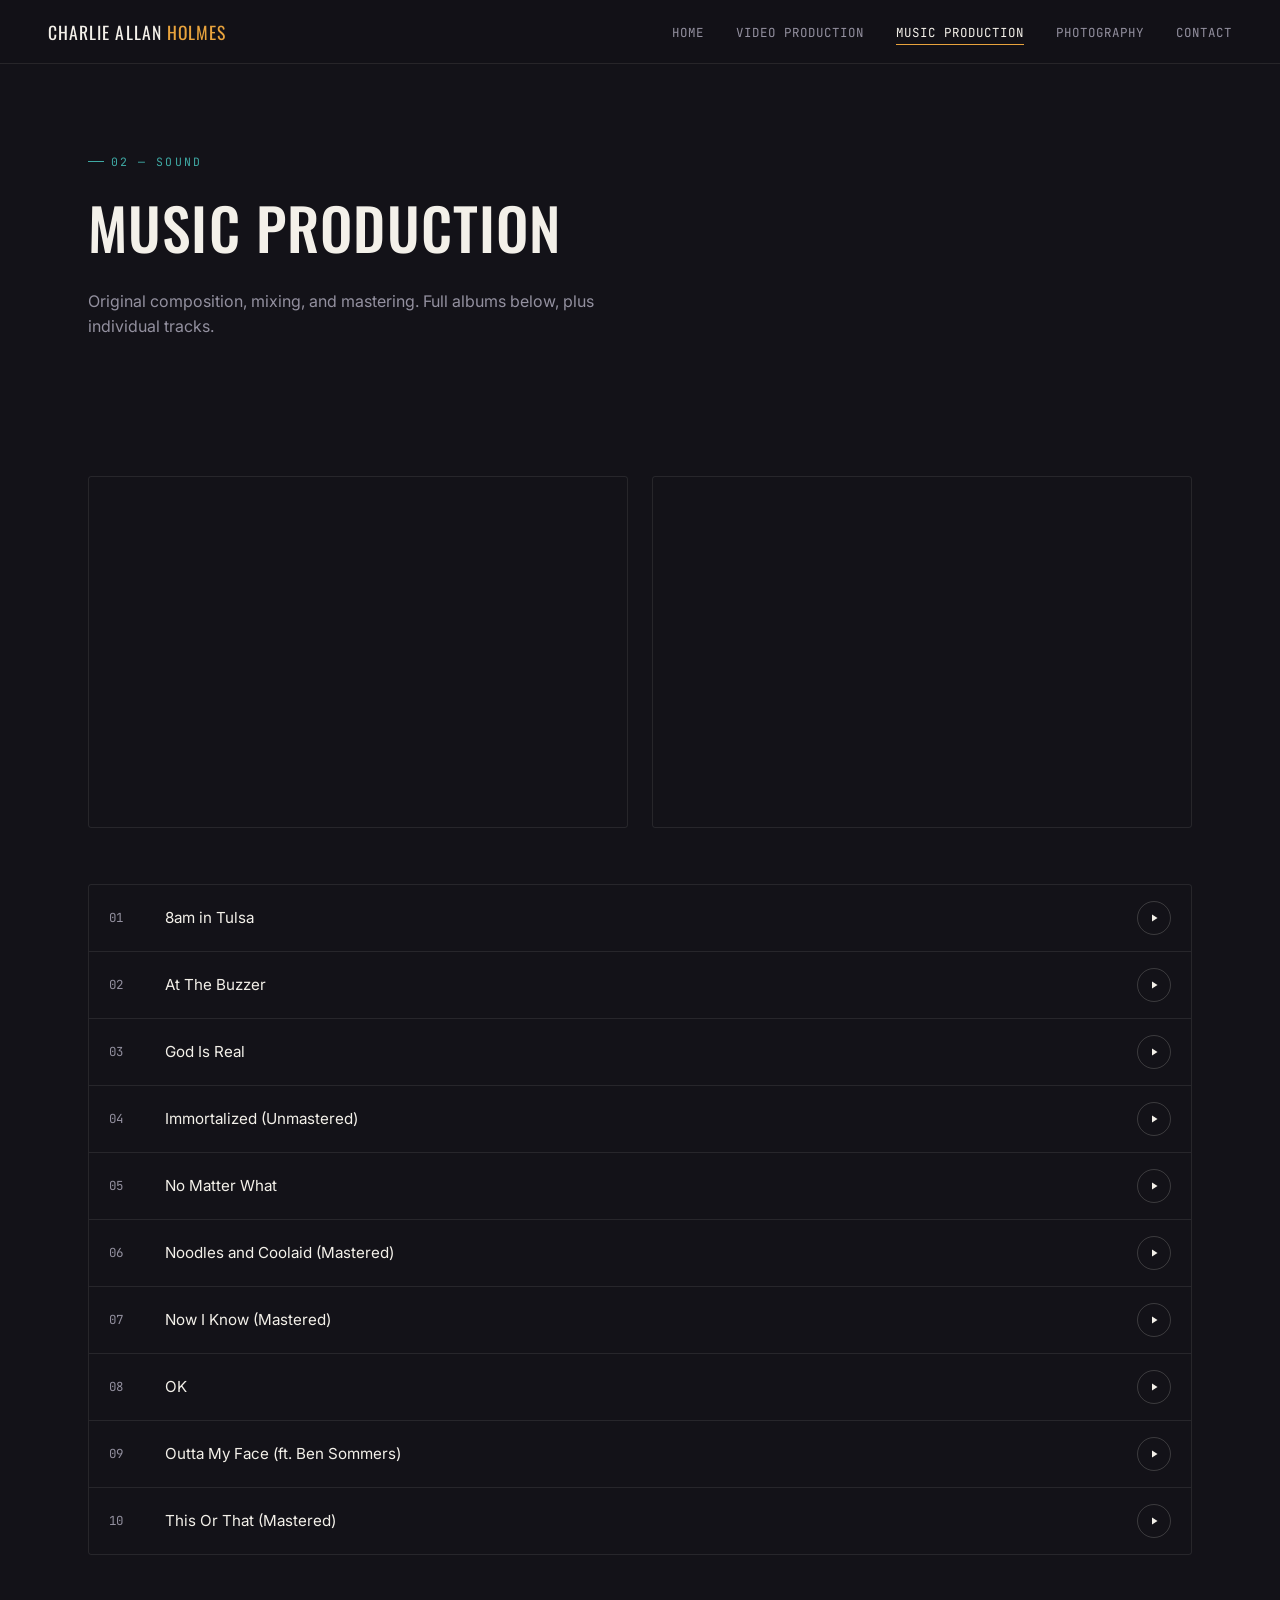
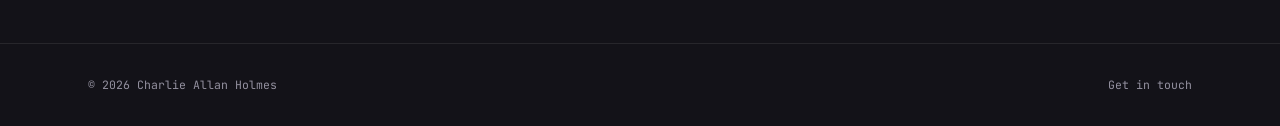
<file: music-production/index.html>
<!DOCTYPE html>
<html lang="en">
<head>
<meta charset="UTF-8">
<meta name="viewport" content="width=device-width, initial-scale=1">
<title>Music Production — Charlie Allan Holmes</title>
<meta name="description" content="Music production work by Charlie Allan Holmes — original composition, mixing, and mastering.">
<link rel="canonical" href="https://www.charlieallanholmes.com/music-production/">
<link rel="preconnect" href="https://fonts.googleapis.com">
<link rel="preconnect" href="https://fonts.gstatic.com" crossorigin>
<link href="https://fonts.googleapis.com/css2?family=Oswald:wght@400;500;600;700&family=Inter:wght@400;500;600&family=JetBrains+Mono:wght@400;500&display=swap" rel="stylesheet">
<link rel="stylesheet" href="/assets/css/style.css">
</head>
<body>

<header class="site-header">
  <nav class="nav">
    <a class="brand" href="/">Charlie Allan <span>Holmes</span></a>
    <ul class="nav-links">
      <li><a href="/">Home</a></li>
      <li><a href="/video-production/">Video Production</a></li>
      <li><a href="/music-production/">Music Production</a></li>
      <li><a href="/photography/">Photography</a></li>
      <li><a href="/#contact">Contact</a></li>
    </ul>
    <button class="nav-toggle" aria-label="Toggle menu">☰</button>
  </nav>
</header>

<main>
  <section class="page-title">
    <div class="container">
      <div class="eyebrow">02 — Sound</div>
      <h1>Music Production</h1>
      <p>Original composition, mixing, and mastering. Full albums below, plus individual tracks.</p>
    </div>
  </section>

  <section class="section" style="border-top:none;">
    <div class="container">
      <div class="spotify-grid" data-spotify-grid></div>
      <div class="tracklist" data-tracklist></div>
    </div>
  </section>
</main>

<footer class="site-footer">
  <div class="container">
    <small>&copy; <span id="year"></span> Charlie Allan Holmes</small>
    <small><a href="/#contact">Get in touch</a></small>
  </div>
</footer>

<script src="/assets/js/site-content.js"></script>
<script src="/assets/js/main.js"></script>
<script>document.getElementById('year').textContent = new Date().getFullYear();</script>
</body>
</html>
</file>
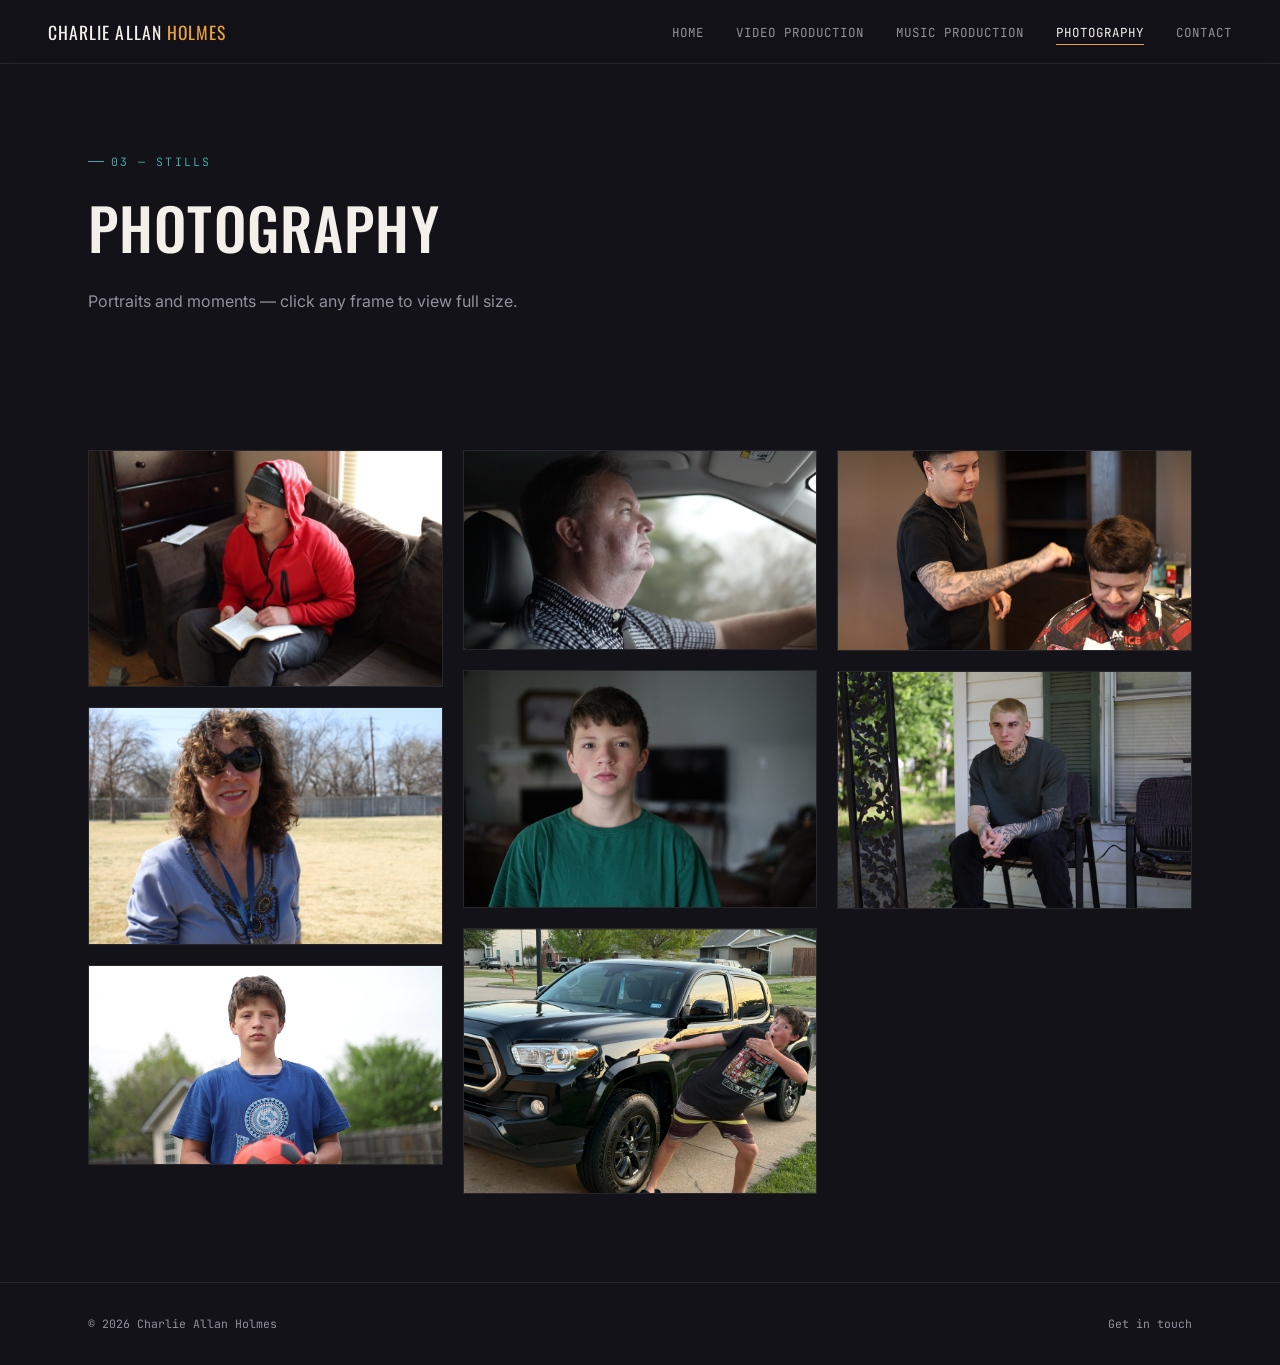
<file: photography/index.html>
<!DOCTYPE html>
<html lang="en">
<head>
<meta charset="UTF-8">
<meta name="viewport" content="width=device-width, initial-scale=1">
<title>Photography — Charlie Allan Holmes</title>
<meta name="description" content="Photography by Charlie Allan Holmes — portraits and moments.">
<link rel="canonical" href="https://www.charlieallanholmes.com/photography/">
<link rel="preconnect" href="https://fonts.googleapis.com">
<link rel="preconnect" href="https://fonts.gstatic.com" crossorigin>
<link href="https://fonts.googleapis.com/css2?family=Oswald:wght@400;500;600;700&family=Inter:wght@400;500;600&family=JetBrains+Mono:wght@400;500&display=swap" rel="stylesheet">
<link rel="stylesheet" href="/assets/css/style.css">
</head>
<body>

<header class="site-header">
  <nav class="nav">
    <a class="brand" href="/">Charlie Allan <span>Holmes</span></a>
    <ul class="nav-links">
      <li><a href="/">Home</a></li>
      <li><a href="/video-production/">Video Production</a></li>
      <li><a href="/music-production/">Music Production</a></li>
      <li><a href="/photography/">Photography</a></li>
      <li><a href="/#contact">Contact</a></li>
    </ul>
    <button class="nav-toggle" aria-label="Toggle menu">☰</button>
  </nav>
</header>

<main>
  <section class="page-title">
    <div class="container">
      <div class="eyebrow">03 — Stills</div>
      <h1>Photography</h1>
      <p>Portraits and moments — click any frame to view full size.</p>
    </div>
  </section>

  <section class="section" style="border-top:none;">
    <div class="container">
      <div class="masonry" data-photo-grid></div>
    </div>
  </section>
</main>

<footer class="site-footer">
  <div class="container">
    <small>&copy; <span id="year"></span> Charlie Allan Holmes</small>
    <small><a href="/#contact">Get in touch</a></small>
  </div>
</footer>

<div class="lightbox" id="photo-lightbox">
  <div class="lightbox-inner">
    <button class="lightbox-close">Close ✕</button>
    <div class="lightbox-photo"></div>
  </div>
</div>

<script src="/assets/js/site-content.js"></script>
<script src="/assets/js/main.js"></script>
<script>document.getElementById('year').textContent = new Date().getFullYear();</script>
</body>
</html>
</file>
<file: assets/css/style.css>
/* =========================================================
   DESIGN TOKENS
   ========================================================= */
:root {
  --bg:            #131218;
  --bg-elevated:   #1B1A22;
  --bg-elevated-2: #232129;
  --text:          #F3F0E9;
  --text-muted:    #93909f;
  --accent:        #E8A33D; /* tungsten amber */
  --accent-2:      #3FA9A4; /* scope teal */
  --border:        rgba(243, 240, 233, 0.09);
  --border-strong: rgba(243, 240, 233, 0.18);

  --font-display: 'Oswald', sans-serif;
  --font-body:    'Inter', sans-serif;
  --font-mono:    'JetBrains Mono', monospace;

  --container: 1200px;
  --radius: 3px;
}

* { box-sizing: border-box; }
html { scroll-behavior: smooth; }

body {
  margin: 0;
  background: var(--bg);
  color: var(--text);
  font-family: var(--font-body);
  font-size: 16px;
  line-height: 1.6;
  -webkit-font-smoothing: antialiased;
}

img { max-width: 100%; display: block; }
a { color: inherit; text-decoration: none; }

.container {
  max-width: var(--container);
  margin: 0 auto;
  padding: 0 clamp(1.25rem, 4vw, 3rem);
}

h1, h2, h3, h4 {
  font-family: var(--font-display);
  text-transform: uppercase;
  letter-spacing: 0.02em;
  font-weight: 500;
  margin: 0;
}

.eyebrow {
  font-family: var(--font-mono);
  font-size: 0.72rem;
  letter-spacing: 0.18em;
  text-transform: uppercase;
  color: var(--accent-2);
  display: inline-flex;
  align-items: center;
  gap: 0.6em;
}
.eyebrow::before {
  content: "";
  width: 1.4em;
  height: 1px;
  background: var(--accent-2);
  display: inline-block;
}

/* Reduced motion respect */
@media (prefers-reduced-motion: reduce) {
  * { animation-duration: 0.001ms !important; animation-iteration-count: 1 !important; transition-duration: 0.001ms !important; scroll-behavior: auto !important; }
}

/* =========================================================
   HEADER / NAV
   ========================================================= */
.site-header {
  position: sticky;
  top: 0;
  z-index: 100;
  background: rgba(19, 18, 24, 0.82);
  backdrop-filter: blur(10px);
  border-bottom: 1px solid var(--border);
}

.nav {
  display: flex;
  align-items: center;
  justify-content: space-between;
  padding: 1.1rem clamp(1.25rem, 4vw, 3rem);
}

.brand {
  font-family: var(--font-display);
  font-size: 1.1rem;
  text-transform: uppercase;
  letter-spacing: 0.06em;
}

.brand span { color: var(--accent); }

.nav-links {
  display: flex;
  gap: 2rem;
  list-style: none;
  margin: 0;
  padding: 0;
}

.nav-links a {
  font-family: var(--font-mono);
  font-size: 0.78rem;
  letter-spacing: 0.08em;
  text-transform: uppercase;
  color: var(--text-muted);
  position: relative;
  padding-bottom: 4px;
  transition: color 0.2s ease;
}

.nav-links a::after {
  content: "";
  position: absolute;
  left: 0; bottom: 0;
  width: 0;
  height: 1px;
  background: var(--accent);
  transition: width 0.25s ease;
}

.nav-links a:hover,
.nav-links a.is-active { color: var(--text); }
.nav-links a:hover::after,
.nav-links a.is-active::after { width: 100%; }

.nav-toggle {
  display: none;
  background: none;
  border: 1px solid var(--border-strong);
  color: var(--text);
  width: 40px;
  height: 40px;
  border-radius: var(--radius);
  font-size: 1.2rem;
  cursor: pointer;
}

@media (max-width: 720px) {
  .nav-toggle { display: block; }
  .nav-links {
    position: absolute;
    top: 100%; left: 0; right: 0;
    flex-direction: column;
    gap: 0;
    background: var(--bg-elevated);
    border-bottom: 1px solid var(--border);
    max-height: 0;
    overflow: hidden;
    transition: max-height 0.3s ease;
  }
  .nav-links.is-open { max-height: 320px; }
  .nav-links a {
    padding: 1rem clamp(1.25rem, 4vw, 3rem);
    width: 100%;
    border-bottom: 1px solid var(--border);
  }
}

/* =========================================================
   HERO
   ========================================================= */
.hero {
  position: relative;
  padding: clamp(4rem, 12vw, 8rem) 0 clamp(3rem, 8vw, 5rem);
  overflow: hidden;
}

.hero::before {
  /* subtle film-grain texture */
  content: "";
  position: absolute;
  inset: 0;
  opacity: 0.05;
  pointer-events: none;
  background-image: url("data:image/svg+xml,%3Csvg xmlns='http://www.w3.org/2000/svg' width='120' height='120'%3E%3Cfilter id='n'%3E%3CfeTurbulence type='fractalNoise' baseFrequency='0.9' numOctaves='2' stitchTiles='stitch'/%3E%3C/filter%3E%3Crect width='100%25' height='100%25' filter='url(%23n)'/%3E%3C/svg%3E");
}

.hero .timecode {
  font-family: var(--font-mono);
  font-size: 0.75rem;
  color: var(--text-muted);
  letter-spacing: 0.1em;
  margin-bottom: 1.5rem;
}

.hero h1 {
  font-size: clamp(2.6rem, 8vw, 5.4rem);
  line-height: 0.98;
  max-width: 14ch;
}

.hero h1 .accent { color: var(--accent); }

.hero-role {
  font-family: var(--font-mono);
  font-size: clamp(0.9rem, 2vw, 1.1rem);
  color: var(--accent-2);
  margin-top: 1.25rem;
  letter-spacing: 0.04em;
}

.hero p.lede {
  max-width: 58ch;
  color: var(--text-muted);
  font-size: 1.05rem;
  margin-top: 1.5rem;
}

.hero-actions {
  display: flex;
  gap: 1rem;
  margin-top: 2.5rem;
  flex-wrap: wrap;
}

/* =========================================================
   BUTTONS
   ========================================================= */
.btn {
  display: inline-flex;
  align-items: center;
  gap: 0.6em;
  font-family: var(--font-mono);
  font-size: 0.8rem;
  letter-spacing: 0.08em;
  text-transform: uppercase;
  padding: 0.9em 1.6em;
  border-radius: var(--radius);
  border: 1px solid var(--border-strong);
  transition: all 0.2s ease;
  cursor: pointer;
  background: transparent;
}

.btn-primary {
  background: var(--accent);
  color: #14131A;
  border-color: var(--accent);
  font-weight: 600;
}
.btn-primary:hover { background: #f0b158; }

.btn-ghost:hover {
  border-color: var(--accent-2);
  color: var(--accent-2);
}

/* =========================================================
   SECTION SCAFFOLDING
   ========================================================= */
.section {
  padding: clamp(3rem, 8vw, 5.5rem) 0;
  border-top: 1px solid var(--border);
}

.section-head {
  display: flex;
  justify-content: space-between;
  align-items: flex-end;
  gap: 1.5rem;
  margin-bottom: 2.5rem;
  flex-wrap: wrap;
}

.section-head h2 {
  font-size: clamp(1.8rem, 4vw, 2.6rem);
  margin-top: 0.6rem;
}

.section-head .view-all {
  font-family: var(--font-mono);
  font-size: 0.78rem;
  letter-spacing: 0.06em;
  text-transform: uppercase;
  color: var(--text-muted);
  border-bottom: 1px solid var(--border-strong);
  padding-bottom: 2px;
  transition: color 0.2s ease, border-color 0.2s ease;
}
.section-head .view-all:hover { color: var(--accent); border-color: var(--accent); }

/* =========================================================
   DISCIPLINE CARDS (home page)
   ========================================================= */
.discipline-grid {
  display: grid;
  grid-template-columns: repeat(3, 1fr);
  gap: 1px;
  background: var(--border);
  border: 1px solid var(--border);
}

@media (max-width: 820px) {
  .discipline-grid { grid-template-columns: 1fr; }
}

.discipline-card {
  background: var(--bg);
  padding: 2.5rem 2rem;
  position: relative;
  transition: background 0.25s ease;
  min-height: 260px;
  display: flex;
  flex-direction: column;
  justify-content: space-between;
}

.discipline-card:hover { background: var(--bg-elevated); }

.discipline-card .reel-tag {
  font-family: var(--font-mono);
  font-size: 0.7rem;
  color: var(--text-muted);
  letter-spacing: 0.1em;
}

.discipline-card h3 {
  font-size: 1.8rem;
  margin-top: 1.5rem;
}

.discipline-card p {
  color: var(--text-muted);
  font-size: 0.92rem;
  margin-top: 0.75rem;
}

.discipline-card .go {
  margin-top: 1.5rem;
  font-family: var(--font-mono);
  font-size: 0.78rem;
  color: var(--accent);
  letter-spacing: 0.06em;
}

/* =========================================================
   VIDEO GRID
   ========================================================= */
.video-grid {
  display: grid;
  grid-template-columns: repeat(3, 1fr);
  gap: 1.5rem;
}

@media (max-width: 960px) { .video-grid { grid-template-columns: repeat(2, 1fr); } }
@media (max-width: 620px) { .video-grid { grid-template-columns: 1fr; } }

.video-card {
  cursor: pointer;
  background: var(--bg-elevated);
  border: 1px solid var(--border);
  border-radius: var(--radius);
  overflow: hidden;
  transition: transform 0.25s ease, border-color 0.25s ease;
}

.video-card:hover {
  transform: translateY(-4px);
  border-color: var(--border-strong);
}

.video-thumb {
  position: relative;
  aspect-ratio: 16 / 9;
  background: var(--bg-elevated-2);
  overflow: hidden;
}

.video-thumb img {
  width: 100%; height: 100%;
  object-fit: cover;
  transition: transform 0.4s ease, filter 0.4s ease;
}

.video-card:hover .video-thumb img {
  transform: scale(1.06);
  filter: saturate(1.15);
}

.play-btn {
  position: absolute;
  inset: 0;
  display: flex;
  align-items: center;
  justify-content: center;
}

.play-btn span {
  width: 52px; height: 52px;
  border-radius: 50%;
  background: rgba(19, 18, 24, 0.55);
  border: 1px solid rgba(243, 240, 233, 0.4);
  display: flex; align-items: center; justify-content: center;
  backdrop-filter: blur(4px);
  transition: background 0.2s ease, border-color 0.2s ease;
}

.video-card:hover .play-btn span {
  background: var(--accent);
  border-color: var(--accent);
}

.play-btn svg { width: 16px; height: 16px; fill: var(--text); margin-left: 3px; }
.video-card:hover .play-btn svg { fill: #14131A; }

.video-meta {
  padding: 0.9rem 1rem;
  display: flex;
  justify-content: space-between;
  align-items: center;
}

.video-meta .idx {
  font-family: var(--font-mono);
  font-size: 0.72rem;
  color: var(--text-muted);
}

.video-meta .title {
  font-family: var(--font-mono);
  font-size: 0.8rem;
  color: var(--text);
}

/* =========================================================
   LIGHTBOX
   ========================================================= */
.lightbox {
  position: fixed;
  inset: 0;
  background: rgba(10, 9, 13, 0.92);
  display: none;
  align-items: center;
  justify-content: center;
  z-index: 1000;
  padding: 2rem;
}

.lightbox.is-open { display: flex; }

.lightbox-inner {
  width: 100%;
  max-width: 960px;
}

.lightbox-frame {
  position: relative;
  width: 100%;
  aspect-ratio: 16/9;
  background: #000;
}

.lightbox-frame iframe {
  position: absolute; inset: 0;
  width: 100%; height: 100%;
  border: 0;
}

.lightbox-close {
  position: absolute;
  top: -3rem;
  right: 0;
  background: none;
  border: none;
  color: var(--text);
  font-family: var(--font-mono);
  font-size: 0.85rem;
  letter-spacing: 0.06em;
  cursor: pointer;
  display: flex;
  align-items: center;
  gap: 0.5em;
}
.lightbox-close:hover { color: var(--accent); }

.lightbox-photo img {
  max-height: 84vh;
  width: auto;
  margin: 0 auto;
  border: 1px solid var(--border-strong);
}

/* =========================================================
   PHOTOGRAPHY MASONRY
   ========================================================= */
.masonry {
  columns: 3 260px;
  column-gap: 1.25rem;
}

@media (max-width: 720px) { .masonry { columns: 2 180px; } }

.masonry-item {
  break-inside: avoid;
  margin-bottom: 1.25rem;
  position: relative;
  cursor: pointer;
  overflow: hidden;
  border: 1px solid var(--border);
}

.masonry-item img {
  width: 100%;
  transition: transform 0.5s ease, filter 0.4s ease;
  filter: saturate(0.96);
}

.masonry-item:hover img {
  transform: scale(1.035);
  filter: saturate(1.1);
}

.masonry-item .frame-tag {
  position: absolute;
  bottom: 0.6rem; left: 0.6rem;
  font-family: var(--font-mono);
  font-size: 0.65rem;
  color: var(--text);
  background: rgba(19,18,24,0.6);
  padding: 0.2em 0.6em;
  backdrop-filter: blur(3px);
  opacity: 0;
  transition: opacity 0.25s ease;
}
.masonry-item:hover .frame-tag { opacity: 1; }

/* =========================================================
   MUSIC PAGE
   ========================================================= */
.spotify-grid {
  display: grid;
  grid-template-columns: repeat(2, 1fr);
  gap: 1.5rem;
  margin-bottom: 3.5rem;
}
@media (max-width: 720px) { .spotify-grid { grid-template-columns: 1fr; } }

.spotify-grid iframe {
  border-radius: var(--radius);
  border: 1px solid var(--border);
}

.tracklist {
  border: 1px solid var(--border);
  border-radius: var(--radius);
  overflow: hidden;
}

.track {
  display: grid;
  grid-template-columns: 2.5rem 1fr auto;
  align-items: center;
  gap: 1rem;
  padding: 1rem 1.25rem;
  border-bottom: 1px solid var(--border);
  transition: background 0.2s ease;
}
.track:last-child { border-bottom: none; }
.track:hover { background: var(--bg-elevated); }

.track .num {
  font-family: var(--font-mono);
  font-size: 0.78rem;
  color: var(--text-muted);
}

.track .track-title {
  font-size: 0.95rem;
}

.track button.play {
  width: 34px; height: 34px;
  border-radius: 50%;
  border: 1px solid var(--border-strong);
  background: transparent;
  color: var(--text);
  cursor: pointer;
  display: flex; align-items: center; justify-content: center;
  transition: background 0.2s ease, border-color 0.2s ease;
}
.track button.play:hover { border-color: var(--accent-2); color: var(--accent-2); }
.track button.play.is-playing { background: var(--accent-2); color: #14131A; border-color: var(--accent-2); }

.track audio { display: none; }

/* =========================================================
   ABOUT / CONTACT
   ========================================================= */
.about-grid {
  display: grid;
  grid-template-columns: 1.1fr 0.9fr;
  gap: 3rem;
  align-items: start;
}
@media (max-width: 820px) { .about-grid { grid-template-columns: 1fr; } }

.about-grid p { color: var(--text-muted); font-size: 1.05rem; max-width: 56ch; }

.contact-card {
  background: var(--bg-elevated);
  border: 1px solid var(--border);
  padding: 2rem;
  border-radius: var(--radius);
}

.contact-card .label {
  font-family: var(--font-mono);
  font-size: 0.7rem;
  color: var(--text-muted);
  letter-spacing: 0.1em;
  text-transform: uppercase;
}

.contact-card .email {
  font-family: var(--font-display);
  font-size: 1.4rem;
  margin-top: 0.5rem;
  word-break: break-word;
}

.socials {
  display: flex;
  gap: 1rem;
  margin-top: 1.5rem;
  flex-wrap: wrap;
}

.socials a {
  font-family: var(--font-mono);
  font-size: 0.78rem;
  border: 1px solid var(--border-strong);
  padding: 0.5em 1em;
  border-radius: var(--radius);
  transition: border-color 0.2s ease, color 0.2s ease;
}
.socials a:hover { border-color: var(--accent); color: var(--accent); }

/* =========================================================
   FOOTER
   ========================================================= */
.site-footer {
  border-top: 1px solid var(--border);
  padding: 2rem 0;
}

.site-footer .container {
  display: flex;
  justify-content: space-between;
  align-items: center;
  flex-wrap: wrap;
  gap: 1rem;
}

.site-footer small {
  font-family: var(--font-mono);
  font-size: 0.72rem;
  color: var(--text-muted);
}

/* Keyboard focus visibility */
a:focus-visible, button:focus-visible {
  outline: 2px solid var(--accent-2);
  outline-offset: 2px;
}

/* Page title bar (used on interior pages) */
.page-title {
  padding: clamp(3rem, 8vw, 5rem) 0 2rem;
}
.page-title h1 {
  font-size: clamp(2.2rem, 6vw, 3.6rem);
  margin-top: 0.6rem;
}
.page-title p {
  color: var(--text-muted);
  max-width: 52ch;
  margin-top: 1rem;
}
.hero-inner {
  display: flex;
  align-items: center;
  justify-content: space-between;
  gap: clamp(2rem, 5vw, 4rem);
}

.hero-copy { flex: 1 1 auto; }

.hero-photo {
  flex: 0 0 auto;
  width: clamp(180px, 22vw, 300px);
}

.hero-photo img {
  width: 100%;
  aspect-ratio: 4 / 5;
  object-fit: cover;
  border: 1px solid var(--border-strong);
  border-radius: var(--radius);
  filter: saturate(0.95);
}

@media (max-width: 820px) {
  .hero-inner {
    flex-direction: column-reverse;
    text-align: left;
  }
  .hero-photo { width: min(280px, 60vw); }
}
</file>
